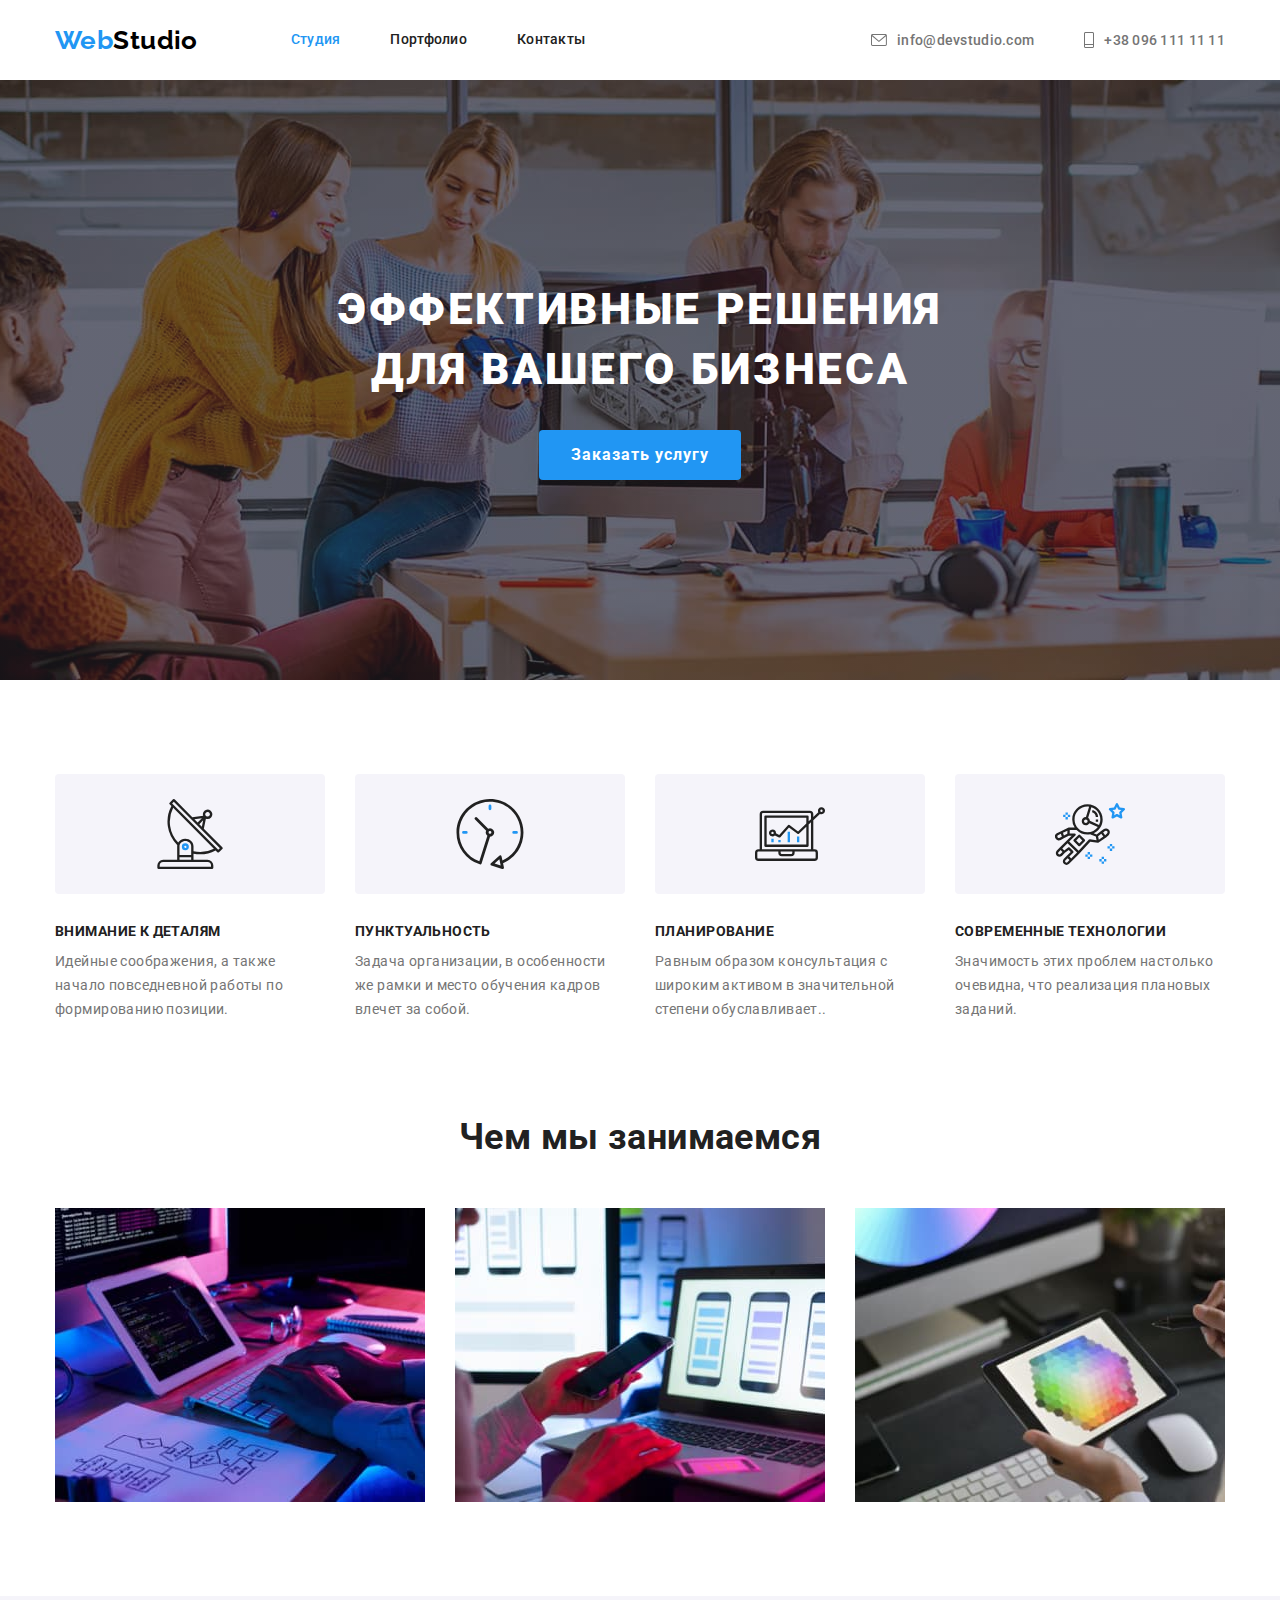
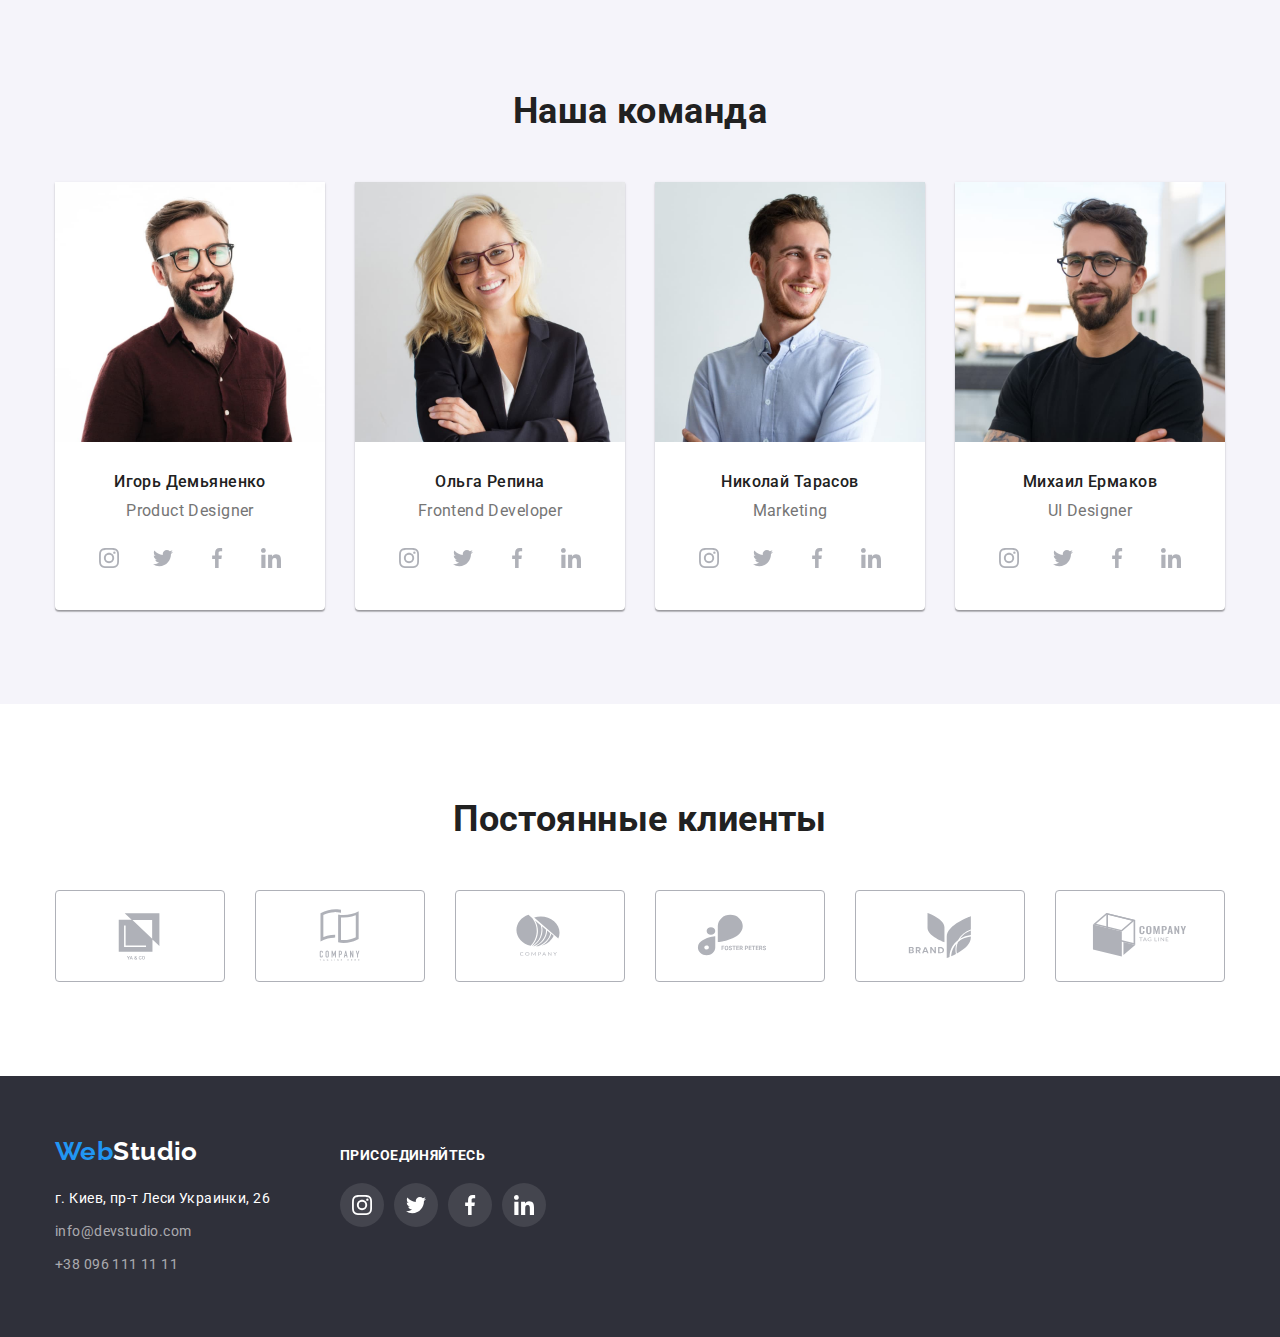
<file: index.html>
<!DOCTYPE html>
<html lang="ru">
  <head>
    <meta charset="UTF-8" />
    <meta http-equiv="X-UA-Compatible" content="IE=edge" />
    <meta name="viewport" content="width=device-width, initial-scale=1.0" />
    <link rel="preconnect" href="https://fonts.googleapis.com" />
    <link rel="preconnect" href="https://fonts.gstatic.com" crossorigin />
    <link
      href="https://fonts.googleapis.com/css2?family=Raleway:wght@700&family=Roboto:wght@400;500;700;900&display=swap"
      rel="stylesheet"
    />
    <link
      rel="stylesheet"
      href="https://cdnjs.cloudflare.com/ajax/libs/modern-normalize/1.1.0/modern-normalize.min.css"
    />
    <link rel="stylesheet" href="./css/styles.css" />
    <title>Студия</title>
  </head>

  <!--Зміст сайту Студії-->

  <body>
    <header class="header-section">
      <div class="container header-container">
        <a class="logo link" href="index.html" lang="en"
          >Web<span class="logo-black">Studio</span></a
        >
        <nav class="header-nav">
          <ul class="header-nav-list list">
            <li class="header-nav-item">
              <a class="header-nav-link active link" href="./index.html">Студия</a>
            </li>
            <li class="header-nav-item">
              <a class="header-nav-link link" href="./portfolio.html">Портфолио</a>
            </li>
            <li class="header-nav-item"><a class="header-nav-link link" href="#">Контакты</a></li>
          </ul>
        </nav>

        <!--Контакти студії-->

        <ul class="header-contact-list">
          <li class="header-contact-item">
            <a class="header-contact-link link" href="mailto:info@devstudio.com"
              ><svg class="header-contact-icon" width="16" height="12">
                <use href="./images/icons.svg#icon-mail"></use>
              </svg>
              info@devstudio.com</a
            >
          </li>
          <li class="header-contact-item">
            <a class="header-contact-link link" href="tel:+380961111111"
              ><svg class="header-contact-icon" width="10" height="16">
                <use href="./images/icons.svg#icon-tel"></use></svg
              >+38 096 111 11 11</a
            >
          </li>
        </ul>
      </div>
    </header>

    <!--Основна інформація сайту студії-->

    <main>
      <section class="section hero">
        <div class="container">
          <h1 class="hero-title">Эффективные решения для вашего бизнеса</h1>
          <button class="hero-button" type="button">Заказать услугу</button>
        </div>
      </section>

      <!--Блок інформації про принципи та політику Студії-->

      <section class="section features-section">
        <!--Заголовок для ассистивних технологій-->
        <div class="container">
          <h2 class="sr-only">Наши принципы</h2>
          <ul class="features-list list">
            <li class="features-item">
              <div class="container-features-icon">
                <svg class="features-icon" width="70" height="70">
                  <use href="./images/icons.svg#icon-antenna"></use>
                </svg>
              </div>
              <h3 class="features-title">Внимание к деталям</h3>
              <p class="features-text">
                Идейные соображения, а также начало повседневной работы по формированию позиции.
              </p>
            </li>
            <li class="features-item">
              <div class="container-features-icon">
                <svg class="features-icon" width="70" height="70">
                  <use href="./images/icons.svg#icon-clock"></use>
                </svg>
              </div>
              <h3 class="features-title">Пунктуальность</h3>
              <p class="features-text">
                Задача организации, в особенности же рамки и место обучения кадров влечет за собой.
              </p>
            </li>
            <li class="features-item">
              <div class="container-features-icon">
                <svg class="features-icon" width="70" height="70">
                  <use href="./images/icons.svg#icon-diagram"></use>
                </svg>
              </div>
              <h3 class="features-title">Планирование</h3>
              <p class="features-text">
                Равным образом консультация с широким активом в значительной степени обуславливает..
              </p>
            </li>
            <li class="features-item">
              <div class="container-features-icon">
                <svg class="features-icon" width="70" height="70">
                  <use href="./images/icons.svg#icon-astronaut"></use>
                </svg>
              </div>
              <h3 class="features-title">Современные технологии</h3>
              <p class="features-text">
                Значимость этих проблем настолько очевидна, что реализация плановых заданий.
              </p>
            </li>
          </ul>
        </div>
      </section>

      <!--Блок інформації про послуги-->

      <section class="section work-section">
        <div class="container">
          <h2 class="section-title">Чем мы занимаемся</h2>
          <ul class="work-list list">
            <li class="work-item">
              <img
                src="./images/main-page/work-1.jpg"
                alt="Услуга по написанию кода"
                width="370"
                height="294"
              />
            </li>
            <li class="work-item">
              <img
                src="./images/main-page/work-2.jpg"
                alt="Услуга по разработке мобильных приложений"
                width="370"
                height="294"
              />
            </li>
            <li class="work-item">
              <img
                src="./images/main-page/work-3.jpg"
                alt="Услуга раазработки дизайна"
                width="370"
                height="294"
              />
            </li>
          </ul>
        </div>
      </section>

      <!--Блок інформації про співробітників-->

      <section class="section section-team">
        <div class="container">
          <h2 class="section-title">Наша команда</h2>
          <ul class="team-list list">
            <li class="team-item">
              <img
                class="team-unit-photo"
                src="./images/main-page/team-1.jpg"
                alt="Член команды Игорь Демьяненко"
                width="270"
                height="260"
              />
              <div class="team-unit-description">
                <h3 class="team-unit">Игорь Демьяненко</h3>
                <p class="team-profession" lang="en">Product Designer</p>
                <ul class="team-unit-social">
                  <li class="team-unit-social-link">
                    <a
                      class="social-link link"
                      href=""
                      target="_blank"
                      rel="noopener noreferrer"
                      aria-label="Иконка Instagram"
                    >
                      <svg class="social-icon" width="20" height="20">
                        <use href="./images/icons.svg#icon-instagram"></use>
                      </svg>
                    </a>
                  </li>
                  <li class="team-unit-social-link">
                    <a
                      class="social-link link"
                      href=""
                      target="_blank"
                      rel="noopener noreferrer"
                      aria-label="Иконка Twitter"
                    >
                      <svg class="social-icon" width="20" height="20">
                        <use href="./images/icons.svg#icon-twitter"></use></svg
                    ></a>
                  </li>
                  <li class="team-unit-social-link">
                    <a
                      class="social-link link"
                      href=""
                      target="_blank"
                      rel="noopener noreferrer"
                      aria-label="Иконка Facebook"
                    >
                      <svg class="social-icon" width="20" height="20">
                        <use href="./images/icons.svg#icon-facebook"></use></svg
                    ></a>
                  </li>
                  <li class="team-unit-social-link">
                    <a
                      class="social-link link"
                      href=""
                      target="_blank"
                      rel="noopener noreferrer"
                      aria-label="Иконка LinkedIn"
                    >
                      <svg class="social-icon" width="20" height="20">
                        <use href="./images/icons.svg#icon-linkedin"></use></svg
                    ></a>
                  </li>
                </ul>
              </div>
            </li>
            <li class="team-item">
              <img
                class="team-unit-photo"
                src="./images/main-page/team-2.jpg"
                alt="Член команды Ольга Репина"
                width="270"
                height="260"
              />
              <div class="team-unit-description">
                <h3 class="team-unit">Ольга Репина</h3>
                <p class="team-profession" lang="en">Frontend Developer</p>
                <ul class="team-unit-social">
                  <li class="team-unit-social-link">
                    <a
                      class="social-link link"
                      href=""
                      target="_blank"
                      rel="noopener noreferrer"
                      aria-label="Иконка Instagram"
                    >
                      <svg class="social-icon" width="20" height="20">
                        <use href="./images/icons.svg#icon-instagram"></use>
                      </svg>
                    </a>
                  </li>
                  <li class="team-unit-social-link">
                    <a
                      class="social-link link"
                      href=""
                      target="_blank"
                      rel="noopener noreferrer"
                      aria-label="Иконка Twitter"
                    >
                      <svg class="social-icon" width="20" height="20">
                        <use href="./images/icons.svg#icon-twitter"></use></svg
                    ></a>
                  </li>
                  <li class="team-unit-social-link">
                    <a
                      class="social-link link"
                      href=""
                      target="_blank"
                      rel="noopener noreferrer"
                      aria-label="Иконка Facebook"
                    >
                      <svg class="social-icon" width="20" height="20">
                        <use href="./images/icons.svg#icon-facebook"></use></svg
                    ></a>
                  </li>
                  <li class="team-unit-social-link">
                    <a
                      class="social-link link"
                      href=""
                      target="_blank"
                      rel="noopener noreferrer"
                      aria-label="Иконка LinkedIn"
                    >
                      <svg class="social-icon" width="20" height="20">
                        <use href="./images/icons.svg#icon-linkedin"></use></svg
                    ></a>
                  </li>
                </ul>
              </div>
            </li>
            <li class="team-item">
              <img
                class="team-unit-photo"
                src="./images/main-page/team-3.jpg"
                alt="Член команды Николай Тарасов"
                width="270"
                height="260"
              />
              <div class="team-unit-description">
                <h3 class="team-unit">Николай Тарасов</h3>
                <p class="team-profession" lang="en">Marketing</p>
                <ul class="team-unit-social">
                  <li class="team-unit-social-link">
                    <a
                      class="social-link link"
                      href=""
                      target="_blank"
                      rel="noopener noreferrer"
                      aria-label="Иконка Instagram"
                    >
                      <svg class="social-icon" width="20" height="20">
                        <use href="./images/icons.svg#icon-instagram"></use>
                      </svg>
                    </a>
                  </li>
                  <li class="team-unit-social-link">
                    <a
                      class="social-link link"
                      href=""
                      target="_blank"
                      rel="noopener noreferrer"
                      aria-label="Иконка Twitter"
                    >
                      <svg class="social-icon" width="20" height="20">
                        <use href="./images/icons.svg#icon-twitter"></use></svg
                    ></a>
                  </li>
                  <li class="team-unit-social-link">
                    <a
                      class="social-link link"
                      href=""
                      target="_blank"
                      rel="noopener noreferrer"
                      aria-label="Иконка Facebook"
                    >
                      <svg class="social-icon" width="20" height="20">
                        <use href="./images/icons.svg#icon-facebook"></use></svg
                    ></a>
                  </li>
                  <li class="team-unit-social-link">
                    <a
                      class="social-link link"
                      href=""
                      target="_blank"
                      rel="noopener noreferrer"
                      aria-label="Иконка LinkedIn"
                    >
                      <svg class="social-icon" width="20" height="20">
                        <use href="./images/icons.svg#icon-linkedin"></use></svg
                    ></a>
                  </li>
                </ul>
              </div>
            </li>
            <li class="team-item">
              <img
                class="team-unit-photo"
                src="./images/main-page/team-4.jpg"
                alt="Член команды Михаил Ермаков"
                width="270"
                height="260"
              />
              <div class="team-unit-description">
                <h3 class="team-unit">Михаил Ермаков</h3>
                <p class="team-profession" lang="en">UI Designer</p>
                <ul class="team-unit-social">
                  <li class="team-unit-social-link">
                    <a
                      class="social-link link"
                      href=""
                      target="_blank"
                      rel="noopener noreferrer"
                      aria-label="Иконка Instagram"
                    >
                      <svg class="social-icon" width="20" height="20">
                        <use href="./images/icons.svg#icon-instagram"></use>
                      </svg>
                    </a>
                  </li>
                  <li class="team-unit-social-link">
                    <a
                      class="social-link link"
                      href=""
                      target="_blank"
                      rel="noopener noreferrer"
                      aria-label="Иконка Twitter"
                    >
                      <svg class="social-icon" width="20" height="20">
                        <use href="./images/icons.svg#icon-twitter"></use></svg
                    ></a>
                  </li>
                  <li class="team-unit-social-link">
                    <a
                      class="social-link link"
                      href=""
                      target="_blank"
                      rel="noopener noreferrer"
                      aria-label="Иконка Facebook"
                    >
                      <svg class="social-icon" width="20" height="20">
                        <use href="./images/icons.svg#icon-facebook"></use></svg
                    ></a>
                  </li>
                  <li class="team-unit-social-link">
                    <a
                      class="social-link link"
                      href=""
                      target="_blank"
                      rel="noopener noreferrer"
                      aria-label="Иконка LinkedIn"
                    >
                      <svg class="social-icon" width="20" height="20">
                        <use href="./images/icons.svg#icon-linkedin"></use></svg
                    ></a>
                  </li>
                </ul>
              </div>
            </li>
          </ul>
        </div>
      </section>

      <!--Блок клиентов-->

      <section class="section clients-section">
        <div class="container">
          <h2 class="section-title">Постоянные клиенты</h2>
          <ul class="clients-list list">
            <li class="clients-item">
              <a
                class="client-link link"
                href=""
                target="_blank"
                rel="noopener noreferrer"
                aria-label="Иконка Первого Клиента"
              >
                <svg class="client-icon" width="106" height="60">
                  <use href="./images/icons.svg#icon-partner-logo-1"></use></svg
              ></a>
            </li>
            <li class="clients-item">
              <a
                class="client-link link"
                href=""
                target="_blank"
                rel="noopener noreferrer"
                aria-label="Иконка Второго Клиента"
              >
                <svg class="client-icon" width="106" height="60">
                  <use href="./images/icons.svg#icon-partner-logo-2"></use></svg
              ></a>
            </li>
            <li class="clients-item">
              <a
                class="client-link link"
                href=""
                target="_blank"
                rel="noopener noreferrer"
                aria-label="Иконка Третьего Клиента"
              >
                <svg class="client-icon" width="106" height="60">
                  <use href="./images/icons.svg#icon-partner-logo-3"></use></svg
              ></a>
            </li>
            <li class="clients-item">
              <a
                class="client-link link"
                href=""
                target="_blank"
                rel="noopener noreferrer"
                aria-label="Иконка Четвертого Клиента"
              >
                <svg class="client-icon" width="106" height="60">
                  <use href="./images/icons.svg#icon-partner-logo-4"></use></svg
              ></a>
            </li>
            <li class="clients-item">
              <a
                class="client-link link"
                href=""
                target="_blank"
                rel="noopener noreferrer"
                aria-label="Иконка Пятого Клиента"
              >
                <svg class="client-icon" width="106" height="60">
                  <use href="./images/icons.svg#icon-partner-logo-5"></use></svg
              ></a>
            </li>
            <li class="clients-item">
              <a
                class="client-link link"
                href=""
                target="_blank"
                rel="noopener noreferrer"
                aria-label="Иконка Шестого Клиента"
              >
                <svg class="client-icon" width="106" height="60">
                  <use href="./images/icons.svg#icon-partner-logo-6"></use></svg
              ></a>
            </li>
          </ul>
        </div>
      </section>
    </main>

    <!--Футер сайту-->

    <footer class="footer">
      <div class="container">
        <div class="footer-left-side">
          <a class="logo link logo-footer" href="./index.html" lang="en"
            >Web<span class="logo-white">Studio</span></a
          >

          <address class="footer-contact">
            <ul class="footer-contact-list list">
              <li class="footer-contact-item">
                <a
                  class="footer-contact-adress"
                  href="https://goo.gl/maps/XeqfAgBL67WMoKfA7"
                  target="_blank"
                  rel="noreferrer noopener"
                  >г. Киев, пр-т Леси Украинки, 26</a
                >
              </li>
              <li class="footer-contact-item">
                <a class="footer-contact-link" href="mailto:info@devstudio.com"
                  >info@devstudio.com</a
                >
              </li>
              <li class="footer-contact-item">
                <a class="footer-contact-link" href="tel:+380961111111">+38 096 111 11 11</a>
              </li>
            </ul>
          </address>
        </div>

        <div class="footer-right-side">
          <h2 class="footer-social-connect">ПРИСОЕДИНЯЙТЕСЬ</h2>
          <ul class="studio-social">
            <li class="studio-social-item">
              <a
                class="studio-social-link link"
                href=""
                target="_blank"
                rel="noopener noreferrer"
                aria-label="Иконка Instagram"
              >
                <svg class="studio-social-icon" width="20" height="20">
                  <use href="./images/icons.svg#icon-instagram"></use>
                </svg>
              </a>
            </li>
            <li class="studio-social-item">
              <a
                class="studio-social-link link"
                href=""
                target="_blank"
                rel="noopener noreferrer"
                aria-label="Иконка Twitter"
              >
                <svg class="studio-social-icon" width="20" height="20">
                  <use href="./images/icons.svg#icon-twitter"></use></svg
              ></a>
            </li>
            <li class="studio-social-item">
              <a
                class="studio-social-link link"
                href=""
                target="_blank"
                rel="noopener noreferrer"
                aria-label="Иконка Facebook"
              >
                <svg class="studio-social-icon" width="20" height="20">
                  <use href="./images/icons.svg#icon-facebook"></use></svg
              ></a>
            </li>
            <li class="studio-social-item">
              <a
                class="studio-social-link link"
                href=""
                target="_blank"
                rel="noopener noreferrer"
                aria-label="Иконка LinkedIn"
              >
                <svg class="studio-social-icon" width="20" height="20">
                  <use href="./images/icons.svg#icon-linkedin"></use></svg
              ></a>
            </li>
          </ul>
        </div>
      </div>
    </footer>
  </body>
</html>
</file>
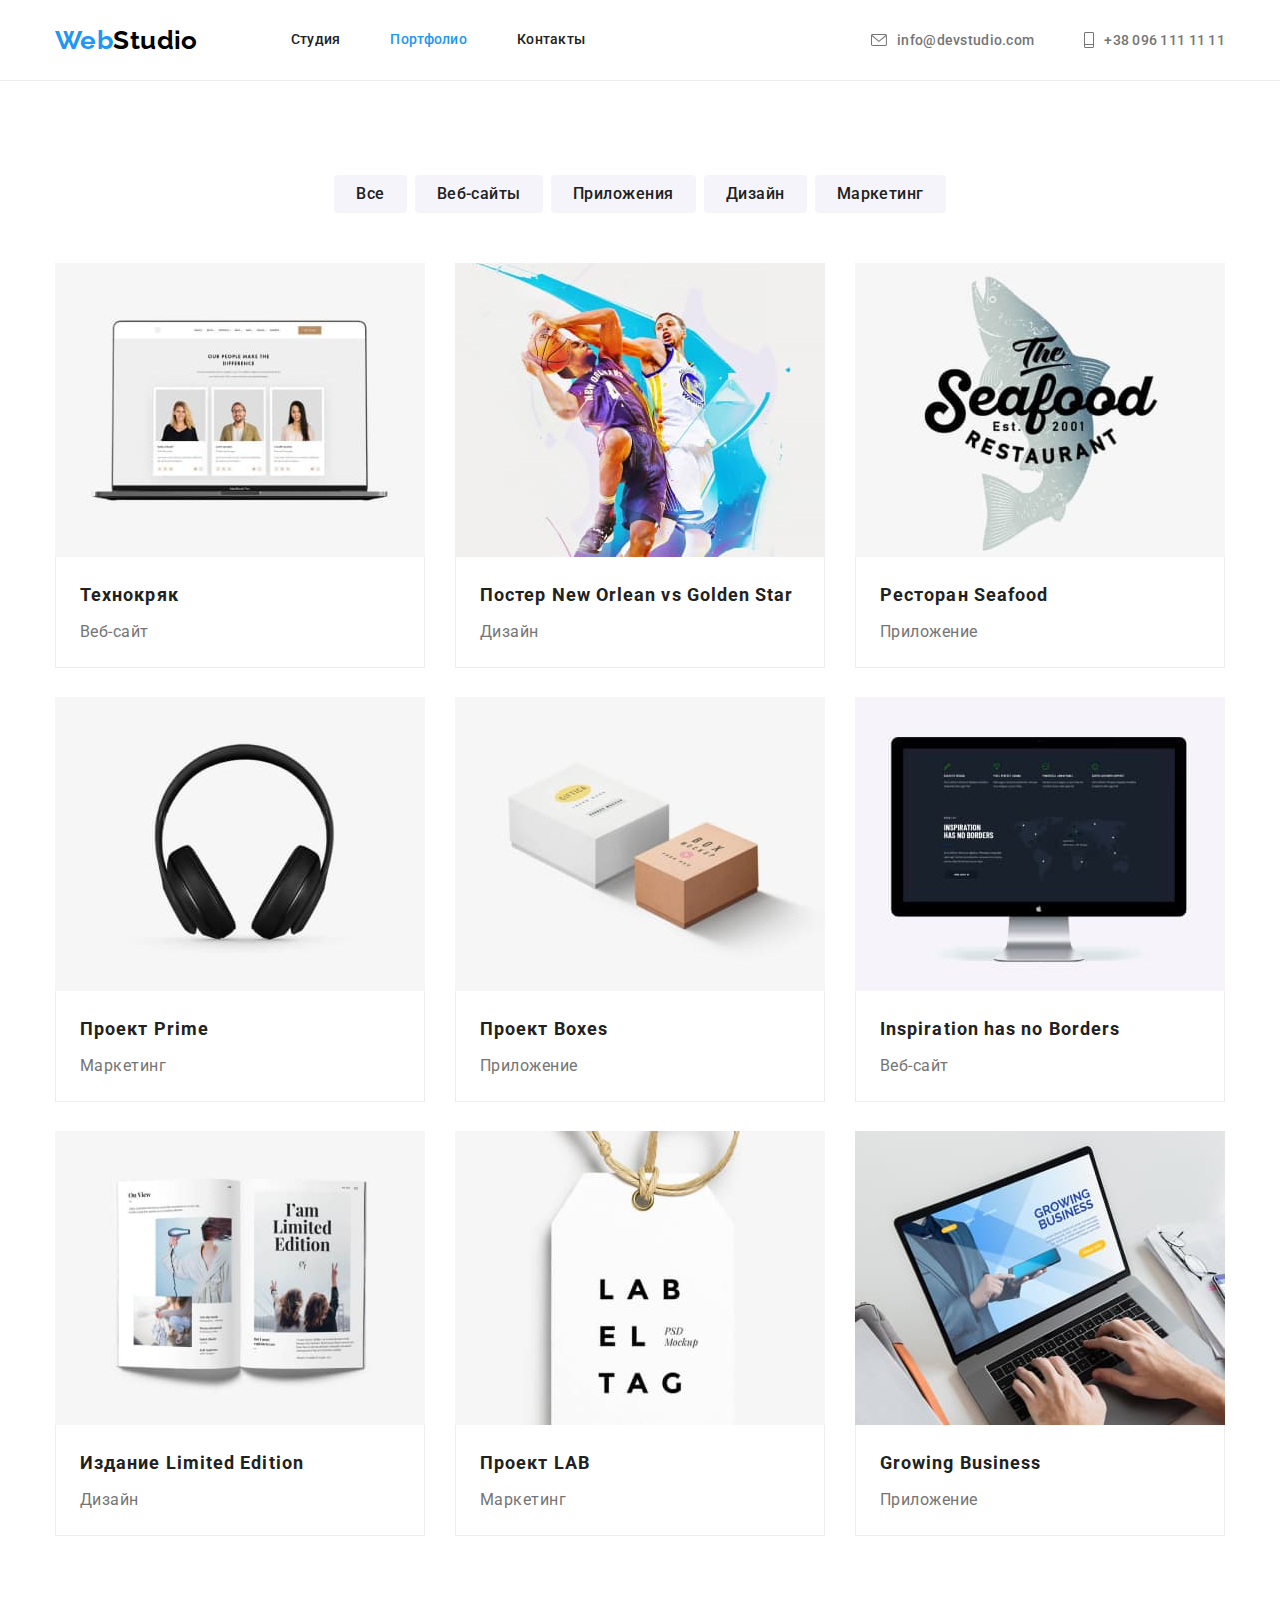
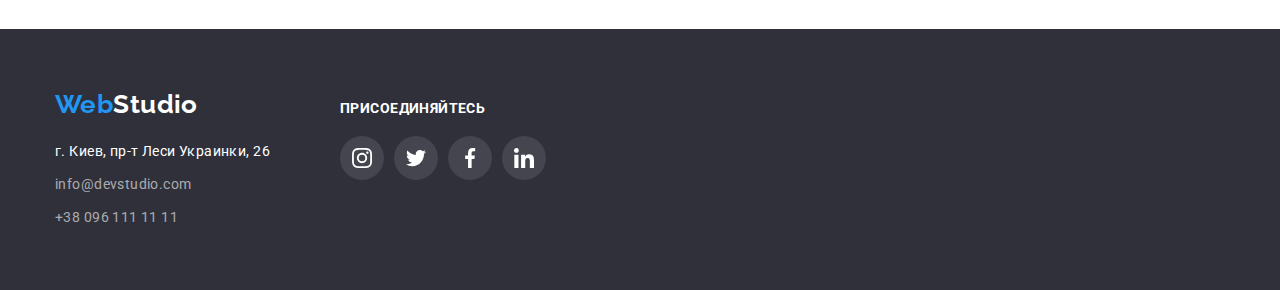
<file: portfolio.html>
<!DOCTYPE html>
<html lang="ru">
  <head>
    <meta charset="UTF-8" />
    <meta http-equiv="X-UA-Compatible" content="IE=edge" />
    <meta name="viewport" content="width=device-width, initial-scale=1.0" />
    <link rel="preconnect" href="https://fonts.googleapis.com" />
    <link rel="preconnect" href="https://fonts.gstatic.com" crossorigin />
    <link
      href="https://fonts.googleapis.com/css2?family=Raleway:wght@700&family=Roboto:wght@400;500;700;900&display=swap"
      rel="stylesheet"
    />
    <link
      rel="stylesheet"
      href="https://cdnjs.cloudflare.com/ajax/libs/modern-normalize/1.1.0/modern-normalize.min.css"
    />
    <link rel="stylesheet" href="./css/styles.css" />
    <title>Портфолио</title>
  </head>

  <!--Зміст сайту Студії-->

  <body>
    <header class="header-section-portfolio">
      <div class="container header-container">
        <a class="logo link" href="index.html" lang="en"
          >Web<span class="logo-black">Studio</span></a
        >
        <nav class="header-nav">
          <ul class="header-nav-list list">
            <li class="header-nav-item">
              <a class="header-nav-link link" href="./index.html">Студия</a>
            </li>
            <li class="header-nav-item">
              <a class="header-nav-link active link" href="./portfolio.html">Портфолио</a>
            </li>
            <li class="header-nav-item"><a class="header-nav-link link" href="#">Контакты</a></li>
          </ul>
        </nav>

        <!--Контакти студії-->

        <ul class="header-contact-list">
          <li class="header-contact-item">
            <a class="header-contact-link link" href="mailto:info@devstudio.com"
              ><svg class="header-contact-icon" width="16" height="12">
                <use href="./images/icons.svg#icon-mail"></use>
              </svg>
              info@devstudio.com</a
            >
          </li>
          <li class="header-contact-item">
            <a class="header-contact-link link" href="tel:+380961111111"
              ><svg class="header-contact-icon" width="10" height="16">
                <use href="./images/icons.svg#icon-tel"></use></svg
              >+38 096 111 11 11</a
            >
          </li>
        </ul>
      </div>
    </header>

    <!--Основна інформація сторінки портфоліо-->

    <main>
      <section class="section portfolio-section">
        <div class="container">
          <!--Фільтр портфоліо-->
          <h1 class="sr-only">Примеры работ</h1>
          <ul class="potfolio-filtr list">
            <li class="portfolio-filtr-button">
              <button class="portfolio-filtr-button-item" type="button">Все</button>
            </li>
            <li class="portfolio-filtr-button">
              <button class="portfolio-filtr-button-item" type="button">Веб-сайты</button>
            </li>
            <li class="portfolio-filtr-button">
              <button class="portfolio-filtr-button-item" type="button">Приложения</button>
            </li>
            <li class="portfolio-filtr-button">
              <button class="portfolio-filtr-button-item" type="button">Дизайн</button>
            </li>
            <li class="portfolio-filtr-button">
              <button class="portfolio-filtr-button-item" type="button">Маркетинг</button>
            </li>
          </ul>

          <!--Матеріали портфоліо-->

          <ul class="portfolio-list list">
            <li class="portfolio-item">
              <a class="portfolio-item-link" href="#">
                <img
                  src="./images/portfolio/project-1.jpg"
                  alt="Веб-сайт Технокряк"
                  width="370"
                  height="294"
                />

                <div class="portfolio-card-content">
                  <h2 class="portfolio-list-title">Технокряк</h2>
                  <p class="portfolio-list-text">Веб-сайт</p>
                </div>
              </a>
            </li>
            <li class="portfolio-item">
              <a class="portfolio-item-link" href="#">
                <img
                  src="./images/portfolio/project-2.jpg"
                  alt="Дизайн постера баскетболльного матча New Orlean vs Golden Star"
                  width="370"
                  height="294"
                />

                <div class="portfolio-card-content">
                  <h2 class="portfolio-list-title">Постер New Orlean vs Golden Star</h2>
                  <p class="portfolio-list-text">Дизайн</p>
                </div>
              </a>
            </li>
            <li class="portfolio-item">
              <a class="portfolio-item-link" href="#">
                <img
                  src="./images/portfolio/project-3.jpg"
                  alt="Приложение для ресторана Seafood"
                  width="370"
                  height="294"
                />

                <div class="portfolio-card-content">
                  <h2 class="portfolio-list-title">Ресторан Seafood</h2>
                  <p class="portfolio-list-text">Приложение</p>
                </div>
              </a>
            </li>
            <li class="portfolio-item">
              <a class="portfolio-item-link" href="#">
                <img
                  src="./images/portfolio/project-4.jpg"
                  alt="Проект в сфере маркетинга под названием Prime с наушниками"
                  width="370"
                  height="294"
                />

                <div class="portfolio-card-content">
                  <h2 class="portfolio-list-title">Проект Prime</h2>
                  <p class="portfolio-list-text">Маркетинг</p>
                </div>
              </a>
            </li>
            <li class="portfolio-item">
              <a class="portfolio-item-link" href="#">
                <img
                  src="./images/portfolio/project-5.jpg"
                  alt="Приложение для проекта Boxes"
                  width="370"
                  height="294"
                />

                <div class="portfolio-card-content">
                  <h2 class="portfolio-list-title">Проект Boxes</h2>
                  <p class="portfolio-list-text">Приложение</p>
                </div>
              </a>
            </li>
            <li class="portfolio-item">
              <a class="portfolio-item-link" href="#">
                <img
                  src="./images/portfolio/project-6.jpg"
                  alt="Веб-сайт Inspiration has no Borders на черном фоне"
                  width="370"
                  height="294"
                />

                <div class="portfolio-card-content">
                  <h2 class="portfolio-list-title">Inspiration has no Borders</h2>
                  <p class="portfolio-list-text">Веб-сайт</p>
                </div>
              </a>
            </li>
            <li class="portfolio-item">
              <a class="portfolio-item-link" href="#">
                <img
                  src="./images/portfolio/project-7.jpg"
                  alt="Дизайн для издания Limited Edition"
                  width="370"
                  height="294"
                />

                <div class="portfolio-card-content">
                  <h2 class="portfolio-list-title">Издание Limited Edition</h2>
                  <p class="portfolio-list-text">Дизайн</p>
                </div>
              </a>
            </li>
            <li class="portfolio-item">
              <a class="portfolio-item-link" href="#">
                <img
                  src="./images/portfolio/project-8.jpg"
                  alt="Проект в сфере маркетинга под названием LAB"
                  width="370"
                  height="294"
                />

                <div class="portfolio-card-content">
                  <h2 class="portfolio-list-title">Проект LAB</h2>
                  <p class="portfolio-list-text">Маркетинг</p>
                </div>
              </a>
            </li>
            <li class="portfolio-item">
              <a class="portfolio-item-link" href="#">
                <img
                  src="./images/portfolio/project-9.jpg"
                  alt="Приложение Growing Business"
                  width="370"
                  height="294"
                />

                <div class="portfolio-card-content">
                  <h2 class="portfolio-list-title">Growing Business</h2>
                  <p class="portfolio-list-text">Приложение</p>
                </div>
              </a>
            </li>
          </ul>
        </div>
      </section>
    </main>

    <!--Футер сайту-->

    <footer class="footer">
      <div class="container">
        <div class="footer-left-side">
          <a class="logo link logo-footer" href="./index.html" lang="en"
            >Web<span class="logo-white">Studio</span></a
          >

          <address class="footer-contact">
            <ul class="footer-contact-list list">
              <li class="footer-contact-item">
                <a
                  class="footer-contact-adress"
                  href="https://goo.gl/maps/XeqfAgBL67WMoKfA7"
                  target="_blank"
                  rel="noreferrer noopener"
                  >г. Киев, пр-т Леси Украинки, 26</a
                >
              </li>
              <li class="footer-contact-item">
                <a class="footer-contact-link" href="mailto:info@devstudio.com"
                  >info@devstudio.com</a
                >
              </li>
              <li class="footer-contact-item">
                <a class="footer-contact-link" href="tel:+380961111111">+38 096 111 11 11</a>
              </li>
            </ul>
          </address>
        </div>

        <div class="footer-right-side">
          <h2 class="footer-social-connect">ПРИСОЕДИНЯЙТЕСЬ</h2>
          <ul class="studio-social">
            <li class="studio-social-item">
              <a
                class="studio-social-link link"
                href=""
                target="_blank"
                rel="noopener noreferrer"
                aria-label="Иконка Instagram"
              >
                <svg class="studio-social-icon" width="20" height="20">
                  <use href="./images/icons.svg#icon-instagram"></use>
                </svg>
              </a>
            </li>
            <li class="studio-social-item">
              <a
                class="studio-social-link link"
                href=""
                target="_blank"
                rel="noopener noreferrer"
                aria-label="Иконка Twitter"
              >
                <svg class="studio-social-icon" width="20" height="20">
                  <use href="./images/icons.svg#icon-twitter"></use></svg
              ></a>
            </li>
            <li class="studio-social-item">
              <a
                class="studio-social-link link"
                href=""
                target="_blank"
                rel="noopener noreferrer"
                aria-label="Иконка Facebook"
              >
                <svg class="studio-social-icon" width="20" height="20">
                  <use href="./images/icons.svg#icon-facebook"></use></svg
              ></a>
            </li>
            <li class="studio-social-item">
              <a
                class="studio-social-link link"
                href=""
                target="_blank"
                rel="noopener noreferrer"
                aria-label="Иконка LinkedIn"
              >
                <svg class="studio-social-icon" width="20" height="20">
                  <use href="./images/icons.svg#icon-linkedin"></use></svg
              ></a>
            </li>
          </ul>
        </div>
      </div>
    </footer>
  </body>
</html>
</file>
<file: css/styles.css>
/* Головний псевдоклас для перемінних */
:root {
  --primary-text-color: #212121;
  --secondary-text-color: #757575;
  --white-text-color: #ffffff;
  --accent-color: #2196f3;
  --black-logo-color: #000000;
  --footer-text-color: rgba(255, 255, 255, 0.6);
  --white-background-color: #ffffff;
  --hero-background-color: #2f303a;
  --team-background-color: #f5f4fa;
  --hero-button-focus: #1e7cc9;
}

/* основний клас */
html {
  box-sizing: border-box;
  margin: 0 auto;
}

body {
  font-family: Roboto, sans-serif;
  font-size: 14px;
  line-height: 1.71;
  letter-spacing: 0.03em;
  background-color: var(--white-background-color);
  color: var(--primary-text-color);
}

address {
  font-style: normal;
}

/* Прибираю оформлення посилання */

a {
  text-decoration: none;
}

/* Прибираю точки в списку */

ul {
  list-style-type: none;
}

/* зображення переводи з лінійних в блочні */

img {
  display: block;
  max-width: 100%;
}

/* прибираєм зайве в посилланнях та списку */
.link {
  text-decoration: none;
}
.list {
  list-style: none;
  padding-left: 0;
  margin: 0;
}

/* Оформлення логотипу */
.logo {
  display: flex;
  align-items: center;
  font-family: 'Raleway', sans-serif;
  font-style: normal;
  font-weight: 700;
  font-size: 26px;
  line-height: 1.19;
  color: var(--accent-color);
}

/* Оформлення заголовків */
.section-title {
  font-weight: 700;
  font-size: 36px;
  line-height: 1.17;
  text-align: center;
  color: var(--primary-text-color);
  margin-bottom: 50px;
}

/* Ховаємо непотрібні заголовки screen reader only */
.sr-only {
  position: absolute;
  width: 1px;
  height: 1px;
  margin: -1px;
  border: 0;
  padding: 0;
  white-space: nowrap;
  clip-path: inset(100%);
  clip: rect(0 0 0 0);
  overflow: hidden;
}

.container {
  width: 1200px;
  padding-left: 15px;
  padding-right: 15px;
  margin: 0 auto;
}

.section {
  padding-top: 94px;
  padding-bottom: 94px;
}

/* Оформллення хедера */
.logo-black {
  color: var(--black-logo-color);
}

.header-nav,
.header-contact-list {
  display: flex;
  align-items: center;
}

.header-nav-link {
  font-weight: 500;
  line-height: 1.14;
  letter-spacing: 0.02em;
  padding-top: 32px;
  padding-bottom: 32px;
  color: var(--primary-text-color);
}

.header-nav-item {
  display: block;
  color: var(--title-text-color);
  font-weight: 500;
  line-height: 1.14;
  letter-spacing: 0.02em;
  margin-right: 50px;
}

.header-nav-item:last-child {
  margin-right: 0px;
}

.header-nav-list {
  display: flex;
}

.header-nav {
  margin-left: 93px;
}

.header-contact-list {
  display: flex;
  margin-left: auto;
}

.header-contact-item {
  margin-right: 50px;
}

.header-contact-item:last-child {
  margin-right: 0px;
}

.header-contact-link {
  display: flex;
  align-items: center;
  padding-top: 32px;
  padding-bottom: 32px;
  font-weight: 500;
  line-height: 16px;
  letter-spacing: 0.02em;
  color: var(--secondary-text-color);
}

.header-nav-link:hover,
.header-nav-link:focus,
.header-contact-link:hover,
.header-contact-link:focus {
  color: var(--accent-color);
}

.active {
  color: var(--accent-color);
}

.header-section-portfolio {
  border-bottom: 1px solid rgb(236, 236, 236);
}

.header-container {
  display: flex;
}

.header-contact-icon {
  fill: #757575;
  justify-content: center;
  align-items: center;
  margin-right: 10px;
}

.header-contact-link:hover .header-contact-icon,
.header-contact-link:focus .header-contact-icon {
  fill: var(--accent-color);
}

/* Оформлення футера */
.footer {
  background-color: var(--hero-background-color);
  padding: 60px 0;
}

.footer .container {
  display: flex;
  align-items: baseline;
}

.footer-left-side {
  margin-right: 70px;
}

.logo-footer {
  display: inline-block;
  margin-bottom: 20px;
}

.footer-contact-adress {
  font-family: 'Roboto', sans-serif;
  font-style: normal;
  font-weight: 400;
  line-height: 1.71;
  letter-spacing: 0.03em;
  color: var(--white-text-color);
  text-decoration: none;
  display: block;
  padding: 0;
  margin: 0;
}

.footer-contact-link {
  font-family: 'Roboto', sans-serif;
  font-style: normal;
  font-weight: 400;
  line-height: 1.71;
  letter-spacing: 0.03em;
  color: var(--footer-text-color);
  text-decoration: none;
  display: block;
  padding: 0;
  margin: 0;
}

.footer-contact-link:hover,
.footer-contact-link:focus,
.footer-contact-adress:hover,
.footer-contact-adress:focus {
  color: var(--accent-color);
}

.footer-social-connect {
  color: var(--white-text-color);
  text-transform: uppercase;

  font-family: 'roboto';
  font-size: 14px;
  font-weight: 700;
  letter-spacing: 0.03em;
  line-height: 1.16;
}

.footer-social {
  width: 206px;
}

.footer-contact-item {
  margin-bottom: 9px;
}

.footer-contact-item:last-child {
  margin-bottom: 0;
}

.logo-white {
  color: var(--white-text-color);
}

.footer-social {
  display: block;
  width: 206px;
  height: 80px;
}

.footer-social-connect {
  color: var(--white-text-color);
  margin-bottom: 20px;
}

.studio-social {
  display: flex;
}

.studio-social-item {
  margin-right: 10px;
}

.studio-social-item:last-child {
  margin-right: 0px;
}

.studio-social-link {
  display: flex;
  align-items: center;
  justify-content: center;
  width: 44px;
  height: 44px;
  border-radius: 50%;
  background-color: rgba(255, 255, 255, 0.1);
}

.studio-social-link:hover,
.studio-social-link:focus {
  background-color: var(--accent-color);
}

.studio-social-icon {
  fill: var(--white-text-color);
}

/* ГОЛОВНА СТОРІНКА СТУДІЇ */

/* Оформлення Героя */

.hero {
  background: linear-gradient(rgba(47, 48, 58, 0.4), rgba(47, 48, 58, 0.4)),
    url(../images/main-page/background-hero.jpg);
  background-color: rgba(47, 48, 58, 1);
  max-width: 1600px;
  height: 600px;
  background-size: cover;
  margin-left: auto;
  margin-right: auto;
  background-repeat: no-repeat;
  background-position: center;
  text-align: center;
  padding-top: 200px;
  padding-bottom: 200px;
}

.hero-title {
  max-width: 700px;
  margin: 0 auto;
  margin-bottom: 30px;
  font-weight: 900;
  font-size: 44px;
  line-height: 1.36;
  text-align: center;
  letter-spacing: 0.06em;
  text-transform: uppercase;
  color: var(--white-text-color);
}

.hero-button {
  display: inline-block;
  border: none;
  border-radius: 4px;
  padding: 10px 32px;
  font-family: 'Roboto';
  font-weight: 700;
  font-size: 16px;
  line-height: 1.88;
  align-items: center;
  text-align: center;
  letter-spacing: 0.06em;
  background-color: var(--accent-color);
  color: var(--white-text-color);
  cursor: pointer;
}

.hero-button:hover,
.hero-button:focus {
  background-color: var(--hero-button-focus);
  color: var(--white-text-color);
}

/* Блок інформації про принципи та політику Студії */
.features-section {
  padding-bottom: 0;
}

.features-title {
  font-size: 14px;
  font-weight: 700;
  line-height: 1.14;
  letter-spacing: 0.03em;
  text-transform: uppercase;
  margin-bottom: 10px;
}

.features-list {
  display: flex;
}

.features-item {
  max-width: 270px;
  margin-right: 30px;
}

.features-item:last-child {
  margin-right: 0;
}

.features-text {
  line-height: 1.71;
  color: var(--secondary-text-color);
}

.container-features-icon {
  padding: 25px 100px;
  margin-bottom: 30px;
  background-color: #f5f4fa;
  border-radius: 4px;
}

.features-icon {
  display: block;
}

/* ОФОРМЛЕННЯ СЕКЦІЇ ПОСЛУГ */
.work-list {
  display: flex;
}

.work-item {
  margin-right: 30px;
}

.work-item:last-child {
  margin-right: 0;
}

/* Оформлення команди */
.section-team {
  background-color: var(--team-background-color);
}

.team-list {
  display: flex;
}

.team-item {
  margin-right: 30px;
  background-color: var(--white-background-color);
  box-shadow: 0px 1px 3px rgba(0, 0, 0, 0.12), 0px 1px 1px rgba(0, 0, 0, 0.14),
    0px 2px 1px rgba(0, 0, 0, 0.2);
  border-radius: 0px 0px 4px 4px;
}

.team-item:last-child {
  margin-right: 0;
}

.team-unit-description {
  padding: 30px;
}

.team-unit {
  font-weight: 500;
  font-size: 16px;
  line-height: 1.19;
  text-align: center;
  margin-bottom: 10px;
}

.team-profession {
  font-size: 16px;
  line-height: 1.19;
  text-align: center;
  color: var(--secondary-text-color);
  margin-bottom: 16px;
}

.team-unit-social {
  display: flex;
  justify-content: center;
}

.social-link {
  display: flex;
  align-items: center;
  justify-content: center;
  width: 44px;
  height: 44px;
  border-radius: 50%;
  background-color: var(--white-background-color);
  margin-right: 10px;
}

.social-link:last-child {
  margin-right: 0px;
}

.team-unit-social-link {
  margin-right: 10px;
}

.team-unit-social-link:last-child {
  margin-right: 0px;
}

.social-icon {
  fill: #afb1b8;
}

.social-link:hover,
.social-link:focus {
  background-color: var(--accent-color);
}

.social-link:hover .social-icon,
.social-link:focus .social-icon {
  fill: var(--white-text-color);
}

/* Блок клиентов */
.clients-list {
  display: flex;
}

.client-link {
  display: flex;
  align-items: center;
  justify-content: center;
  border: 1px solid rgba(175, 177, 184, 1);
  border-radius: 4px;
  width: 170px;
  height: 92px;
}

.clients-item {
  margin-right: 30px;
}

.clients-item:last-child {
  margin-right: 0px;
}

.client-icon {
  fill: #afb1b8;
}

.client-link:hover,
.client-icon:focus {
  border-color: var(--accent-color);
}

.client-link:hover .client-icon,
.client-link:focus .client-icon {
  fill: var(--accent-color);
}

/* ОСОБЛИВОСТІ СТОРІНКИ ПОРТФОЛІО */
.potfolio-filtr {
  display: flex;
  justify-content: center;
  margin-bottom: 50px;
}

.portfolio-filtr-button-item {
  display: inline-block;
  border: none;
  border-radius: 4px;
  padding: 6px 22px;
  font-family: 'Roboto';
  font-weight: 500;
  font-size: 16px;
  line-height: 1.62;
  text-align: center;
  letter-spacing: 0.03em;
  background-color: var(--team-background-color);
  color: var(--primary-text-color);
  cursor: pointer;
}

.portfolio-filtr-button {
  margin-right: 8px;
}

.portfolio-filtr-button:last-child {
  margin-right: 0;
}

.portfolio-filtr-button-item:hover,
.portfolio-filtr-button-item:focus {
  background-color: var(--accent-color);
  color: var(--white-text-color);
  box-shadow: 0px 2px 2px 0px rgba(0, 0, 0, 0.12), 0px 1px 2px 0px rgba(0, 0, 0, 0.08),
    0px 3px 1px 0px rgba(0, 0, 0, 0.1);
}

.portfolio-list {
  display: flex;
  flex-wrap: wrap;
}

.portfolio-card-content {
  padding: 20px 24px;
  border: 1px solid #eeeeee;
  border-top: none;
}

.portfolio-item {
  width: calc((100%-60px) / 3);
  margin-right: 30px;
  margin-bottom: 30px;
  background: #fff;
  width: 370px;
  height: 404px;
}

.portfolio-item:nth-child(3n) {
  margin-right: 0;
}
.portfolio-item:nth-last-child(-n + 3) {
  margin-bottom: 0;
}

.portfolio-list-title {
  font-weight: 700;
  font-size: 18px;
  line-height: 2;
  letter-spacing: 0.06em;
  color: var(--primary-text-color);
  margin-bottom: 4px;
}

.portfolio-list-text {
  font-size: 16px;
  line-height: 1.88;
  letter-spacing: 0.03em;
  color: var(--secondary-text-color);
}

.portfolio-item-link {
  display: block;
}

.portfolio-item-link:hover,
.portfolio-item-link:focus {
  box-shadow: 0px 1px 1px rgba(0, 0, 0, 0.12), 0px 4px 4px rgba(0, 0, 0, 0.06),
    1px 4px 6px rgba(0, 0, 0, 0.16);
}

/* Прибираємо всі відступи (обнуляємо показники) */
h1,
h1,
h2,
h3,
h4,
h5,
h6,
p {
  margin: 0;
}

ul,
li {
  margin: 0;
  padding: 0;
}
</file>
